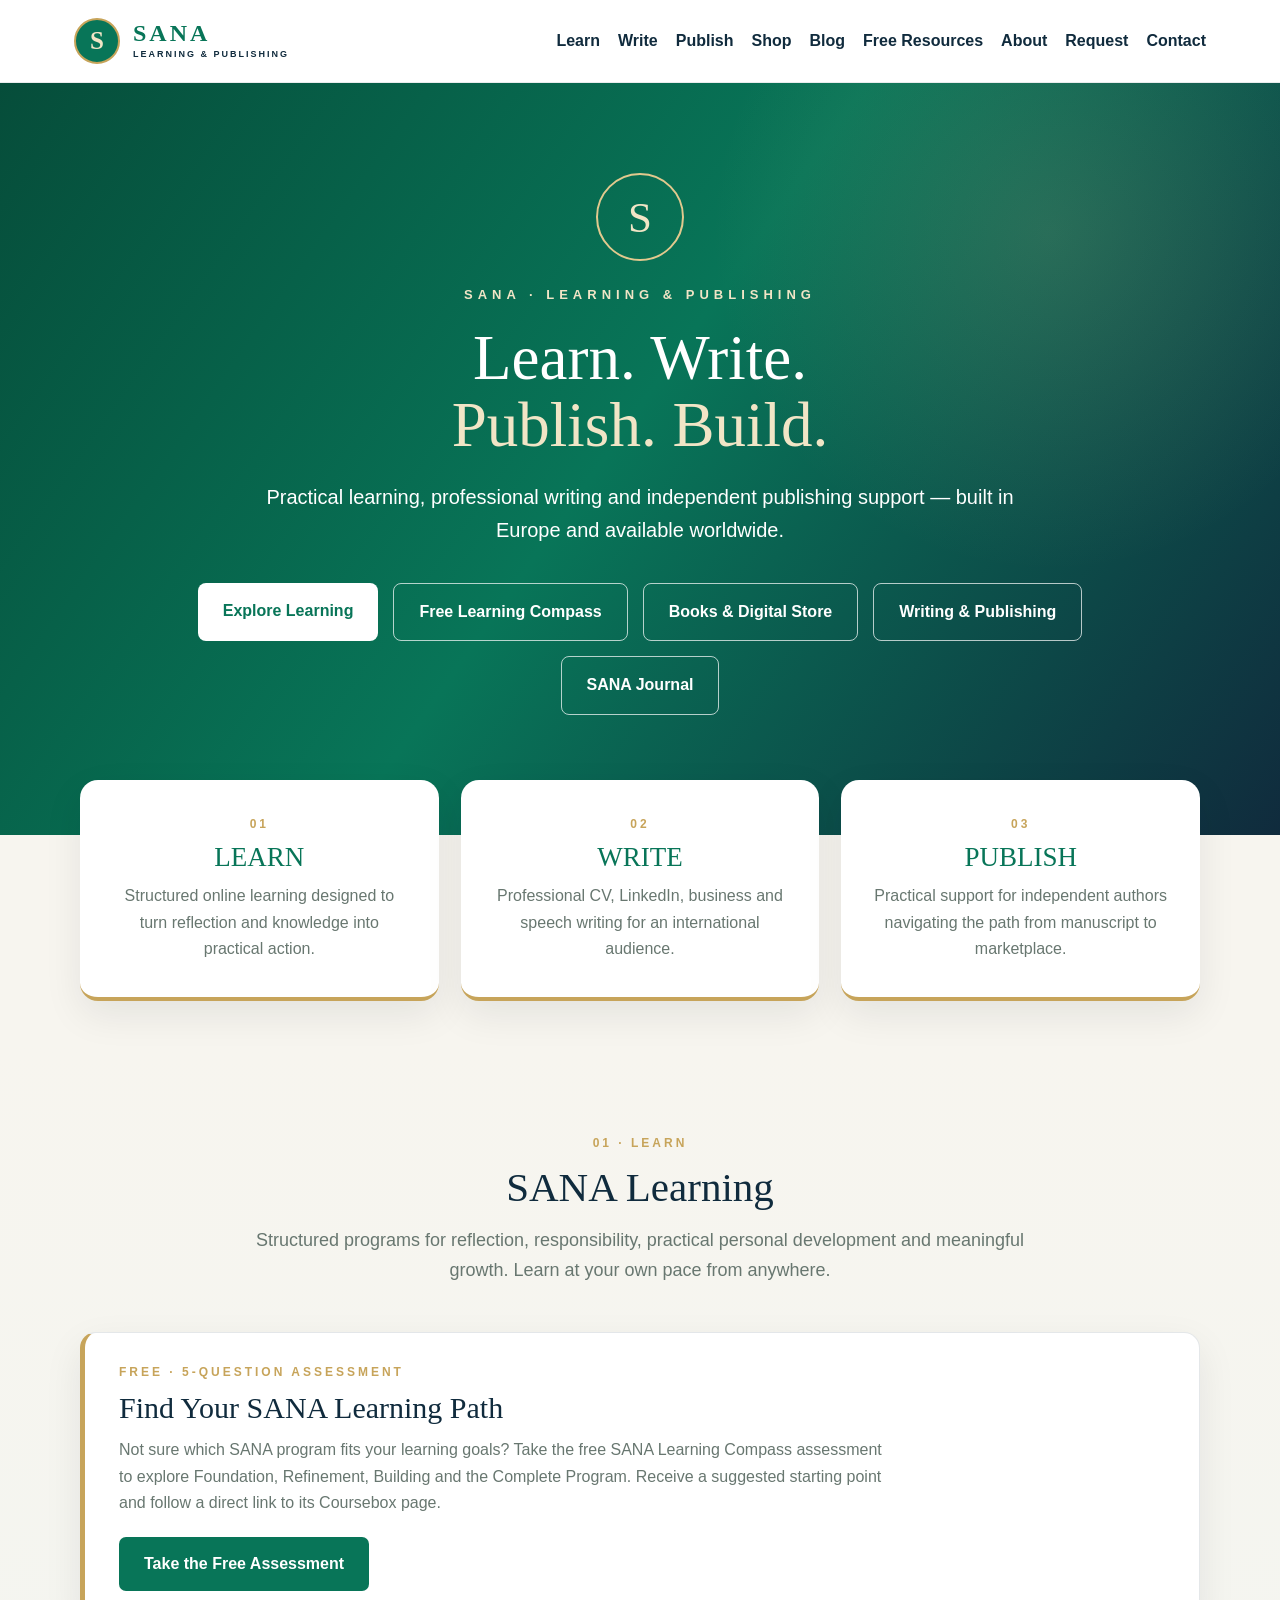
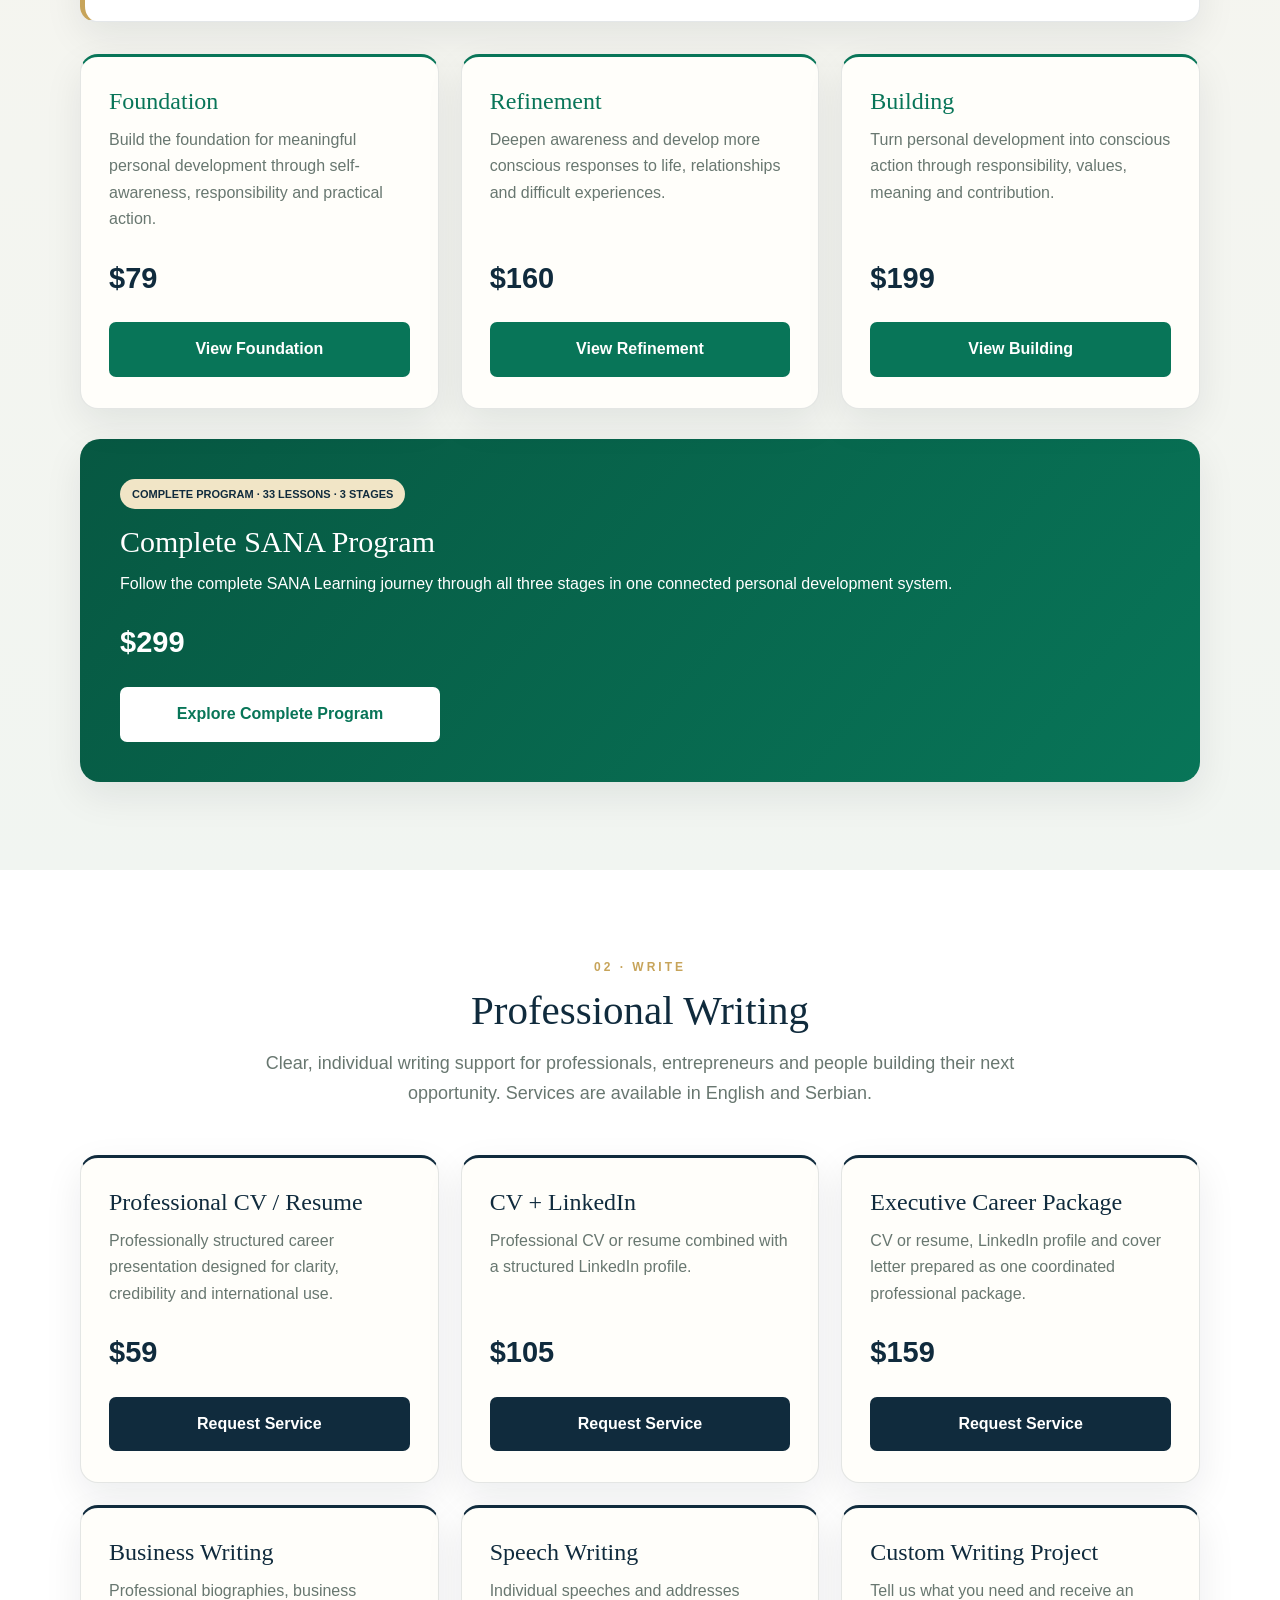
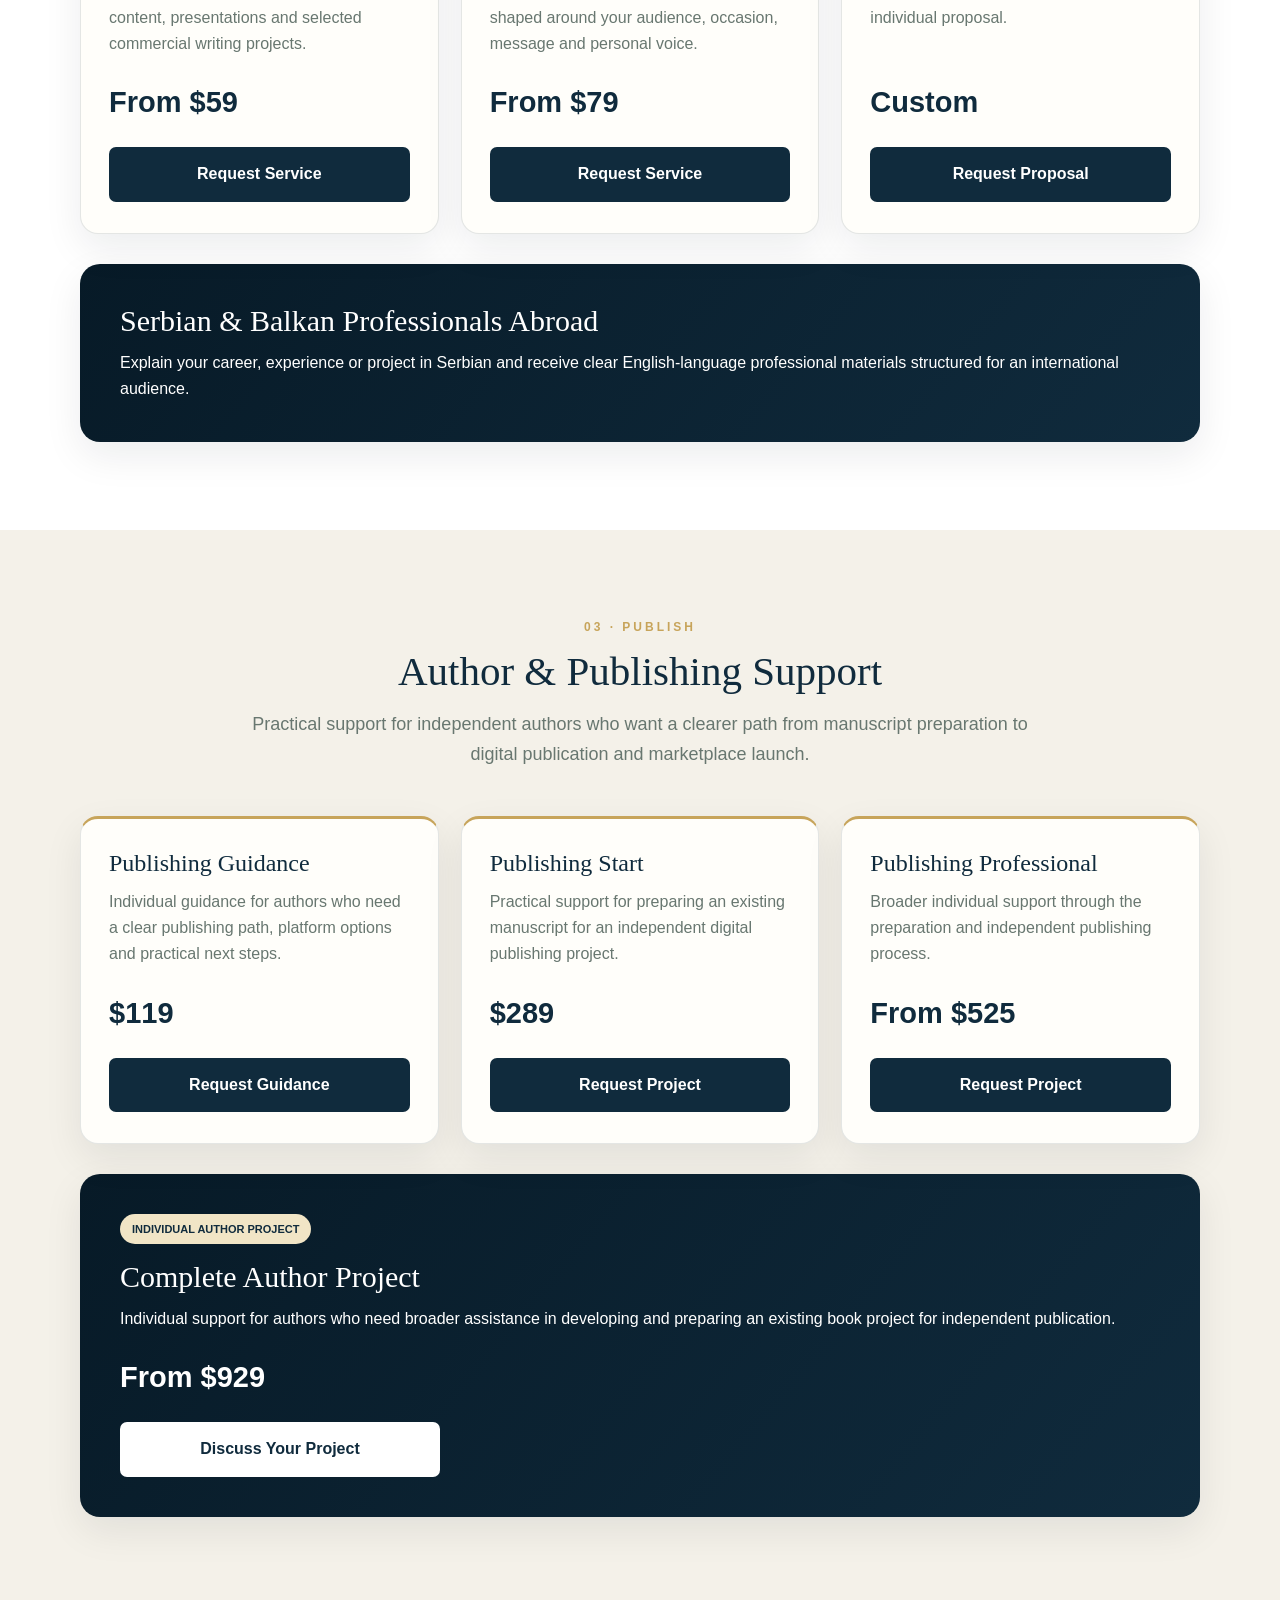
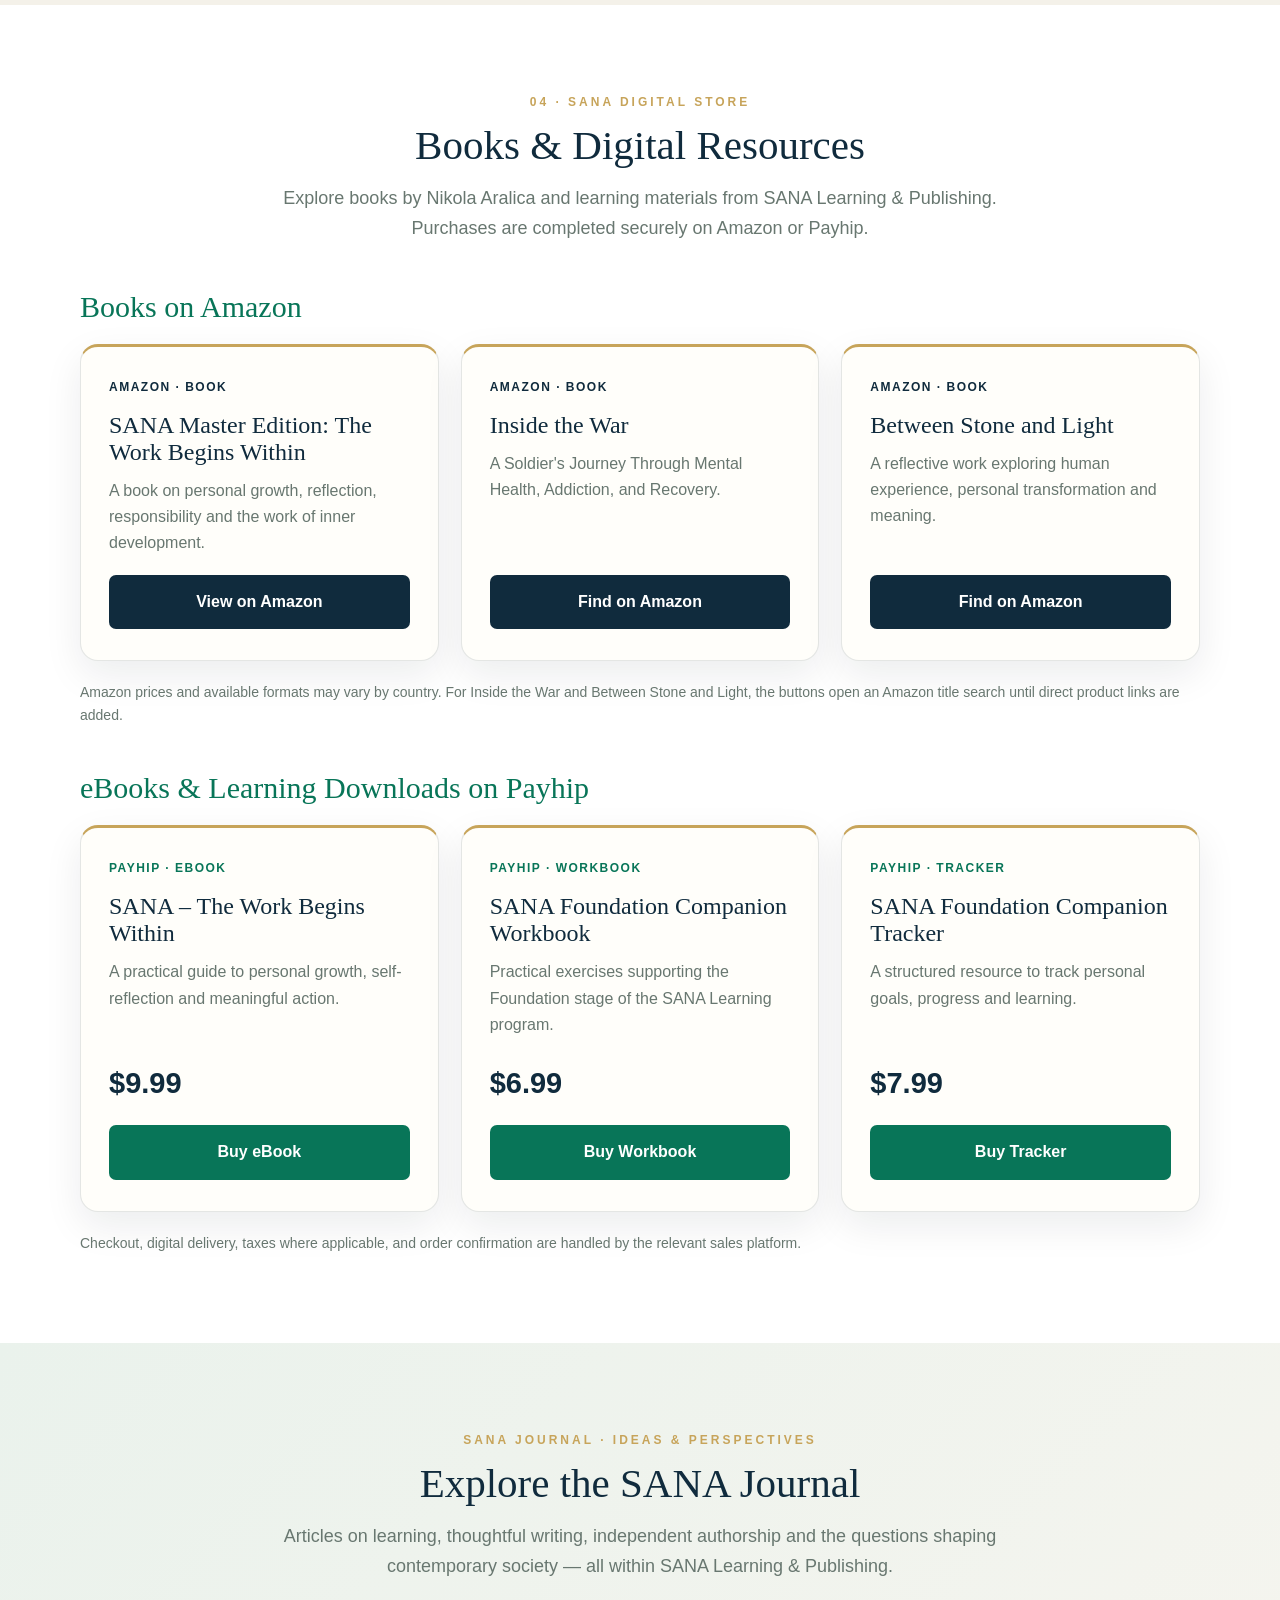
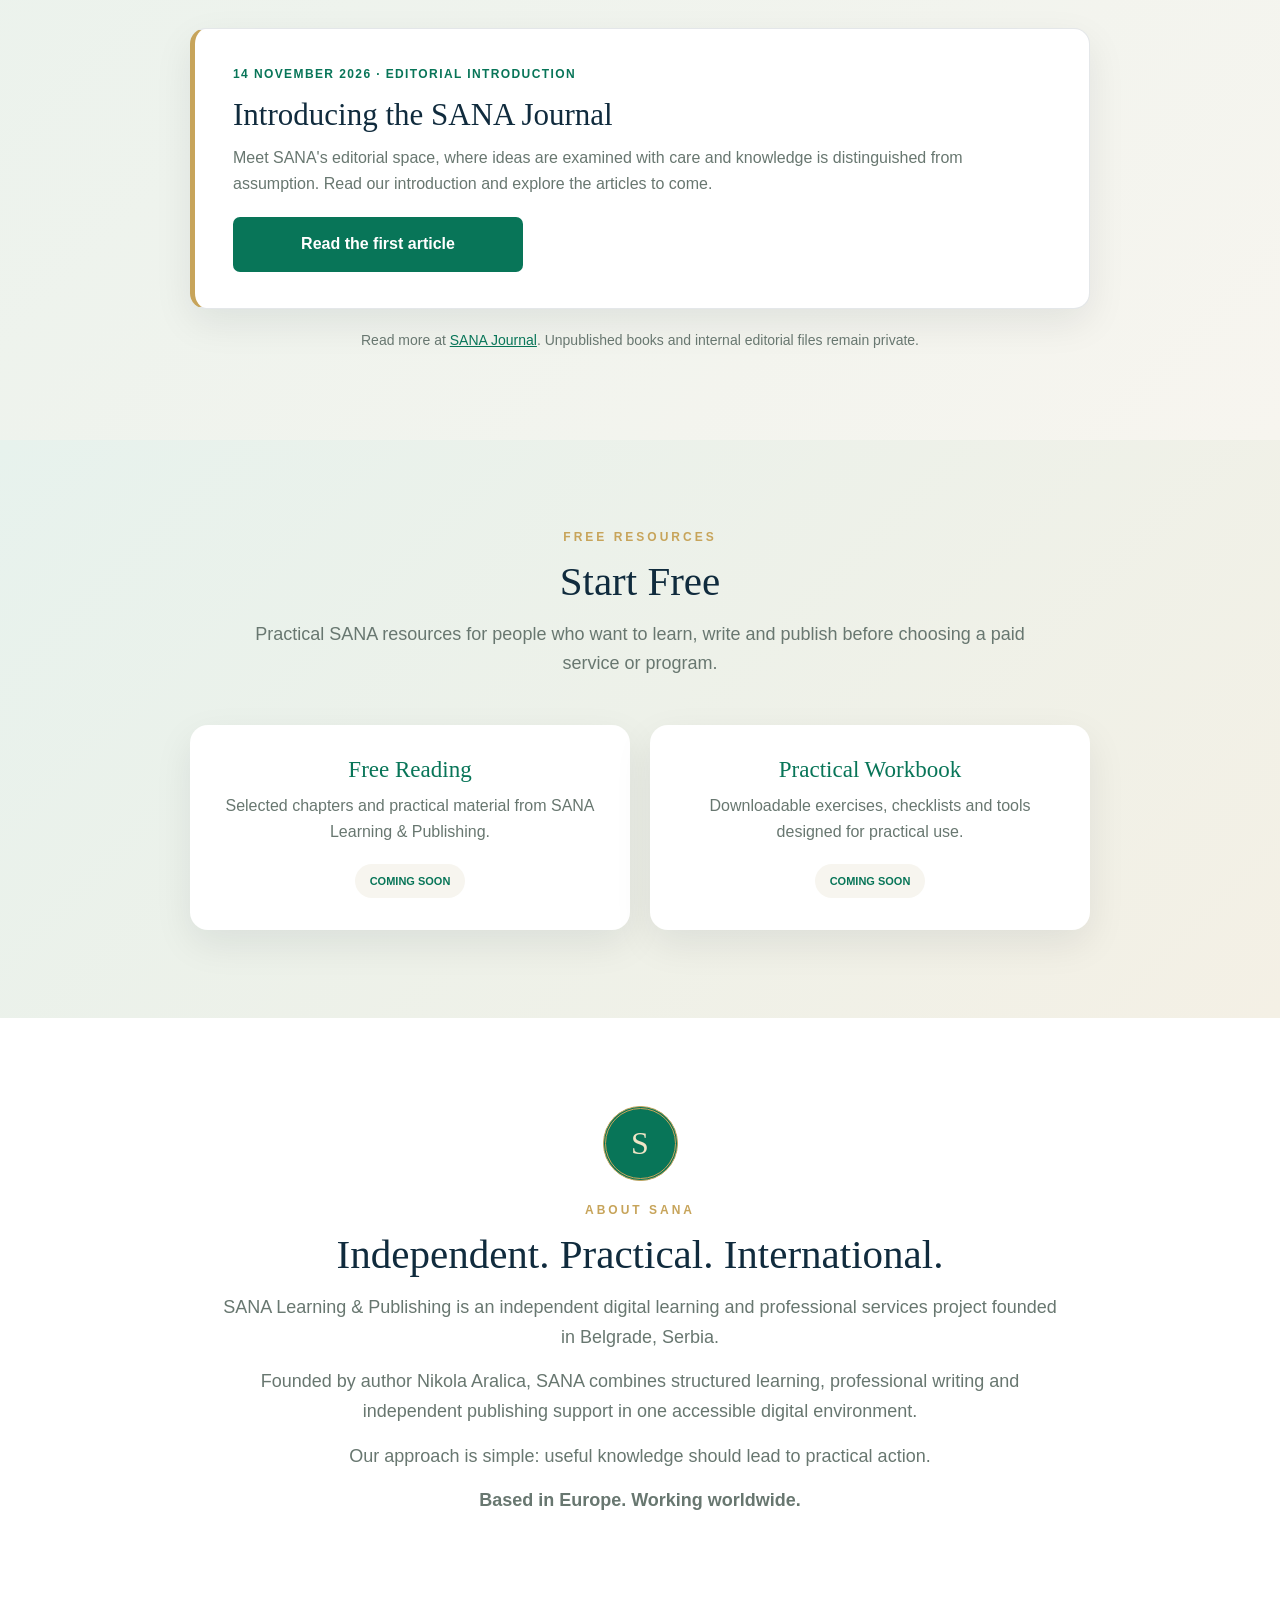
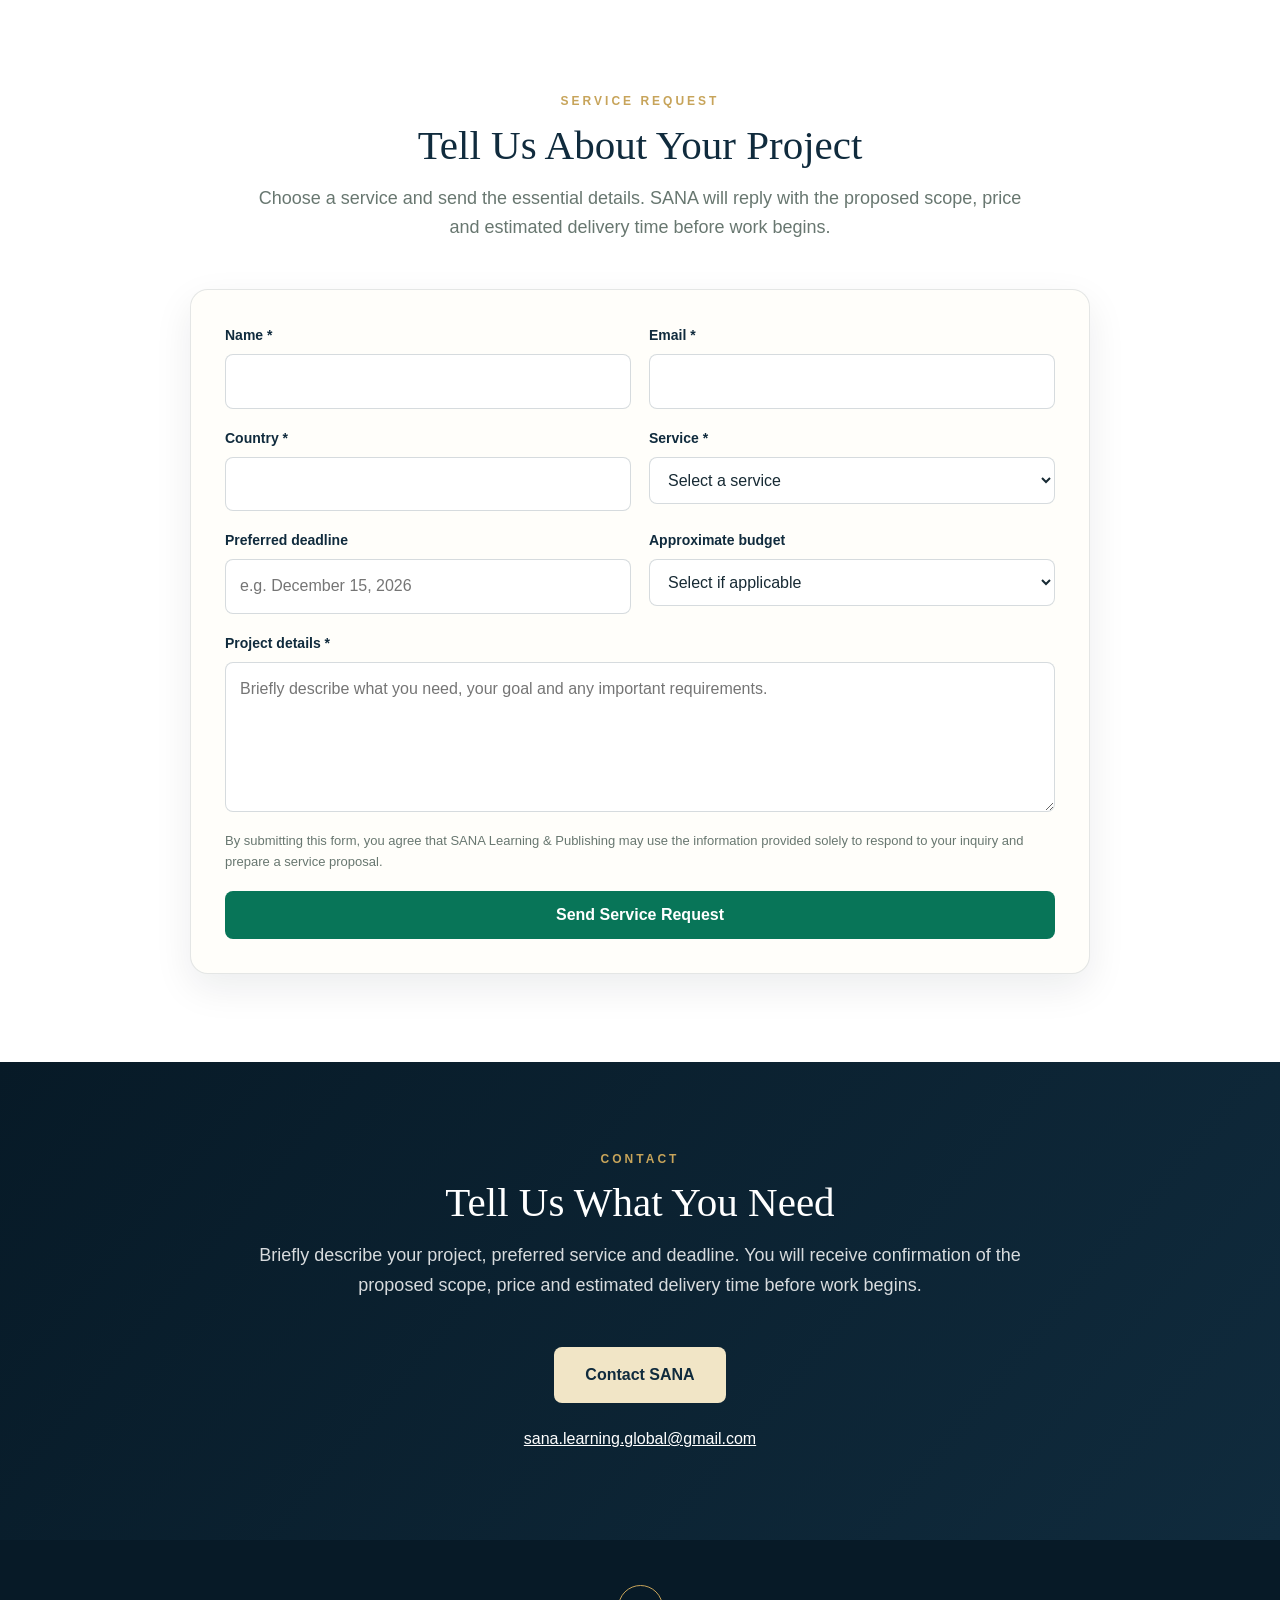
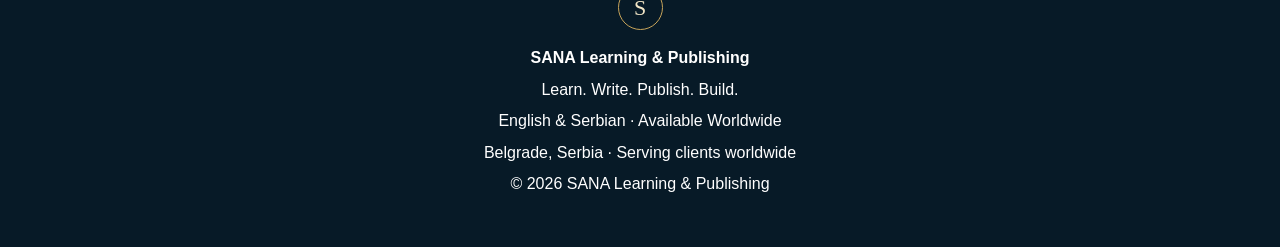
<file: index.html>
<!DOCTYPE html>
<html lang="en">
<head>
<meta charset="UTF-8">
<meta name="viewport" content="width=device-width, initial-scale=1">
<meta name="google-site-verification" content="qsSlHd2_O8_CR6WvcaH0A9WVYOO_JKh-8jodhuzFoCE">
<meta name="description" content="SANA Learning & Publishing: online courses, books, workbooks, professional writing and independent publishing services in English and Serbian.">
<meta name="robots" content="index, follow">
<title>SANA Learning &amp; Publishing | Courses, Books &amp; Professional Services</title>
<script async src="https://www.googletagmanager.com/gtag/js?id=G-RP7NKJG3YB"></script>
<script>
  window.dataLayer = window.dataLayer || [];
  function gtag(){ dataLayer.push(arguments); }
  gtag('js', new Date());
  gtag('config', 'G-RP7NKJG3YB');
</script>
<style>
:root{--g:#087558;--gd:#075842;--n:#102b3d;--nd:#071a27;--gold:#c7a45a;--gs:#f1e5c6;--cream:#f7f5ef;--muted:#687770;--shadow:0 14px 38px rgba(7,26,39,.08)}
*{box-sizing:border-box;margin:0;padding:0}
html{scroll-behavior:smooth}
body{font-family:Arial,sans-serif;background:var(--cream);color:#172a34;line-height:1.65}
section,header{scroll-margin-top:90px}
.container{width:min(1120px,calc(100% - 40px));margin:auto}
.site-nav{position:sticky;top:0;z-index:99;background:#fffffff7;border-bottom:1px solid #102b3d17}
.nav-inner{min-height:82px;max-width:1180px;margin:auto;padding:10px 24px;display:flex;align-items:center;justify-content:space-between;gap:14px}
.brand{display:flex;align-items:center;gap:13px;text-decoration:none;flex-shrink:0}
.mark{width:46px;height:46px;border-radius:50%;display:grid;place-items:center;background:var(--g);border:2px solid var(--gold);color:var(--gs);font:700 25px Georgia}
.brand b{display:block;color:var(--g);font:700 24px Georgia;letter-spacing:3px}
.brand small{display:block;color:var(--n);font-size:9px;font-weight:800;letter-spacing:2px}
.desktop{display:flex;align-items:center;gap:18px;flex-wrap:wrap;justify-content:flex-end}
.desktop a,.mobile a{color:var(--n);text-decoration:none;font-weight:700}
.desktop a:hover,.mobile a:hover{color:var(--g)}
.menu{display:none;border:0;background:none;font-size:29px;color:var(--n);cursor:pointer}
.mobile{display:none;padding:5px 20px 18px;background:white}
.mobile.open{display:block}
.mobile a{display:block;padding:14px 8px;border-bottom:1px solid #eee}
.hero{min-height:600px;display:flex;align-items:center;color:white;background:radial-gradient(circle at 82% 20%,#e2c98e24,transparent 28%),linear-gradient(125deg,#064d3a,#087558 48%,#102b3d)}
.hero-in{width:min(950px,calc(100% - 40px));margin:auto;text-align:center;padding:90px 0 120px}
.emblem{width:88px;height:88px;margin:0 auto 23px;border:2px solid #e2c98e;border-radius:50%;display:grid;place-items:center;color:var(--gs);font:43px Georgia}
.label{color:var(--gs);font-size:13px;font-weight:800;letter-spacing:5px;margin-bottom:20px}
.hero h1{font:500 63px/1.05 Georgia;margin-bottom:23px}
.hero h1 span{color:var(--gs)}
.hero p{max-width:780px;margin:auto;font-size:20px}
.actions{margin-top:36px;display:flex;justify-content:center;gap:15px;flex-wrap:wrap}
.hero-btn{padding:15px 25px;border-radius:8px;background:white;color:var(--g);text-decoration:none;font-weight:800}
.hero-btn.alt{background:transparent;color:white;border:1px solid #ffffffb3}
.paths{margin-top:-55px;position:relative;padding-bottom:45px}
.path-grid,.cards{display:grid;grid-template-columns:repeat(3,1fr);gap:22px}
.path{padding:35px 30px;background:white;border-radius:18px;box-shadow:var(--shadow);text-align:center;text-decoration:none;color:inherit;border-bottom:4px solid var(--gold)}
.num,.section-num{color:var(--gold);font-size:12px;font-weight:800;letter-spacing:3px}
.path h3{color:var(--g);font:27px Georgia;margin:8px 0 10px}
.path p,.card p,.intro,.about p,.free-card p{color:var(--muted)}
.section{padding:88px 0}
.white{background:white}
.section-num{text-align:center;margin-bottom:9px}
h2{text-align:center;color:var(--n);font:500 41px Georgia;margin-bottom:15px}
.intro{max-width:790px;margin:0 auto 46px;text-align:center;font-size:18px}
.card{padding:31px 28px;background:#fffefa;border:1px solid #102b3d1c;border-radius:18px;box-shadow:var(--shadow);display:flex;flex-direction:column}
.card h3{color:var(--g);font:24px Georgia;margin-bottom:12px}
.card p{flex-grow:1}
.price{margin-top:22px;color:var(--n);font-size:29px;font-weight:800}
.button{display:inline-block;width:100%;margin-top:20px;padding:14px 18px;border-radius:7px;background:var(--g);color:white;text-align:center;text-decoration:none;font-weight:800}
.button:hover{filter:brightness(.92)}
#learn{background:linear-gradient(#f7f5ef,#f1f5f1)}
#learn .card{border-top:3px solid var(--g)}
#write .card{border-top:3px solid var(--n)}
#write .card h3,#publish .card h3{color:var(--n)}
#write .button,#publish .button{background:var(--n)}
#publish{background:#f4f1e9}
#publish .card{border-top:3px solid var(--gold)}
.featured,.diaspora{margin-top:30px;padding:40px;border-radius:20px;color:white;background:linear-gradient(130deg,var(--gd),var(--g));box-shadow:var(--shadow)}
#publish .featured,.diaspora{background:linear-gradient(130deg,var(--nd),var(--n))}
.featured h3,.diaspora h3{font:30px Georgia;margin-bottom:12px}
.featured .price{color:white}
.featured .button{max-width:320px;background:white;color:var(--g)}
#publish .featured .button{background:white;color:var(--n)}
.badge{display:inline-block;margin-bottom:16px;padding:6px 12px;border-radius:30px;background:var(--gs);color:var(--n);font-size:11px;font-weight:800}
#shop{background:#fff}
#shop .card{border-top:3px solid var(--gold)}
#shop h3{color:var(--n)}
#shop .store-group{margin:44px 0 20px;color:var(--g);font:500 30px Georgia}
#shop .store-group:first-of-type{margin-top:0}
.store-tag{font-size:12px;font-weight:800;letter-spacing:1.5px;text-transform:uppercase;color:var(--g);margin-bottom:14px}
.store-note{color:var(--muted);font-size:14px;margin-top:20px}
.store-note a{color:var(--g)}
#shop .card .button{margin-top:auto}
#shop .card .price{margin-bottom:17px}
#shop .amazon-card .button{background:var(--n)}
#shop .amazon-card p{margin-bottom:18px}
#shop .amazon-card .store-tag{color:var(--n)}
.free{background:linear-gradient(135deg,#e7f2ed,#f4f0e5)}
.free-grid{display:grid;grid-template-columns:repeat(2,1fr);gap:20px;max-width:900px;margin:auto}
.free-card{padding:32px 27px;background:white;border-radius:18px;box-shadow:var(--shadow);text-align:center}
.free-card h3{color:var(--g);font:23px Georgia;margin-bottom:10px}
.coming{display:inline-block;margin-top:18px;padding:8px 15px;border-radius:30px;background:var(--cream);color:var(--g);font-size:11px;font-weight:800}
.about{max-width:850px;margin:auto;text-align:center}
.seal{width:75px;height:75px;margin:0 auto 20px;border-radius:50%;display:grid;place-items:center;background:var(--g);border:3px double var(--gold);color:var(--gs);font:32px Georgia}
.about p{margin-top:15px;font-size:18px}
.request-section{background:white}
.request-wrap{max-width:900px;margin:auto}
.request-form{display:grid;grid-template-columns:1fr 1fr;gap:18px;padding:34px;background:#fffefa;border:1px solid #102b3d1c;border-radius:18px;box-shadow:var(--shadow)}
.field{display:flex;flex-direction:column;gap:7px}
.field.full{grid-column:1/-1}
.field label{font-weight:800;color:var(--n);font-size:14px}
.field input,.field select,.field textarea{width:100%;padding:13px 14px;border:1px solid #102b3d2b;border-radius:8px;background:white;color:#172a34;font:inherit}
.field textarea{min-height:150px;resize:vertical}
.field input:focus,.field select:focus,.field textarea:focus{outline:2px solid #08755833;border-color:var(--g)}
.form-note{grid-column:1/-1;color:var(--muted);font-size:13px}
.submit-btn{grid-column:1/-1;border:0;padding:15px 22px;border-radius:8px;background:var(--g);color:white;font:800 16px Arial;cursor:pointer}
.submit-btn:hover{background:var(--gd)}
.hp{position:absolute;left:-9999px;opacity:0;pointer-events:none}
.contact{background:linear-gradient(130deg,var(--nd),var(--n));color:white;text-align:center}
.contact h2{color:white}
.contact .intro{color:#ffffffd6}
.contact-btn{display:inline-block;padding:15px 31px;border-radius:8px;background:var(--gs);color:var(--n);text-decoration:none;font-weight:800}
.email{margin-top:23px}
.email a{color:white}
footer{padding:45px 20px;background:var(--nd);color:white;text-align:center}
footer p{margin:5px}
.footer-mark{width:45px;height:45px;margin:0 auto 15px;border:1px solid var(--gold);border-radius:50%;display:grid;place-items:center;color:var(--gs);font:22px Georgia}
@media(max-width:1050px){.desktop{gap:12px;font-size:13px}}
@media(max-width:850px){.desktop{display:none}.menu{display:block}.hero{min-height:auto}.hero h1{font-size:48px}.path-grid,.cards,.free-grid{grid-template-columns:1fr}.paths{margin-top:-35px}}
@media(max-width:650px){.request-form{grid-template-columns:1fr;padding:25px 20px}.field.full,.form-note,.submit-btn{grid-column:1}.about h2{font-size:30px;line-height:1.2}}
@media(max-width:520px){.container{width:calc(100% - 32px)}.nav-inner{padding:9px 17px}.hero h1{font-size:40px}.hero p{font-size:18px}.actions{flex-direction:column}.hero-btn{width:100%}h2{font-size:32px}}

/* SANA Learning Compass — free course discovery */
.compass-panel{margin:0 0 32px;padding:30px 34px;background:#fff;border:1px solid #102b3d1c;border-left:5px solid var(--gold);border-radius:16px;box-shadow:var(--shadow)}
.compass-panel h3{font:500 30px Georgia;color:var(--n);margin:8px 0 12px}
.compass-panel p{color:var(--muted);max-width:780px}
.compass-panel .button{width:auto;max-width:100%;margin-top:20px;padding-left:25px;padding-right:25px}
@media(max-width:650px){.compass-panel{padding:25px 22px}.compass-panel h3{font-size:27px}.compass-panel .button{width:100%}}

/* SANA Journal homepage addition — existing sections unchanged */
#journal{background:linear-gradient(135deg,#eaf2ec,#f7f5ef)}
.journal-feature{max-width:900px;margin:0 auto;padding:36px 38px;background:#fff;border:1px solid #102b3d1c;border-left:5px solid var(--gold);border-radius:16px;box-shadow:var(--shadow)}
.journal-feature .journal-meta{font-size:12px;letter-spacing:1.4px;text-transform:uppercase;color:var(--g);font-weight:800}
.journal-feature h3{font:500 31px Georgia;color:var(--n);margin:12px 0}
.journal-feature p{color:var(--muted)}
.journal-feature .button{max-width:290px}
@media(max-width:650px){.journal-feature{padding:26px 22px}.journal-feature h3{font-size:27px}}
</style>
</head>
<body>
<nav class="site-nav">
  <div class="nav-inner">
    <a class="brand" href="#top"><span class="mark">S</span><span><b>SANA</b><small>LEARNING &amp; PUBLISHING</small></span></a>
    <div class="desktop">
      <a href="#learn">Learn</a><a href="#write">Write</a><a href="#publish">Publish</a>
      <a href="#shop">Shop</a><a href="blog/">Blog</a><a href="#free">Free Resources</a><a href="#about">About</a>
      <a href="#request">Request</a><a href="#contact">Contact</a>
    </div>
    <button class="menu" id="menuButton" aria-label="Toggle menu" aria-controls="mobileNav" aria-expanded="false">☰</button>
  </div>
  <div class="mobile" id="mobileNav">
    <a href="#learn">Learn</a><a href="#write">Write</a><a href="#publish">Publish</a>
    <a href="#shop">Shop</a><a href="blog/">Blog</a><a href="#free">Free Resources</a><a href="#about">About</a>
    <a href="#request">Request</a><a href="#contact">Contact</a>
  </div>
</nav>

<header class="hero" id="top">
  <div class="hero-in">
    <div class="emblem">S</div>
    <div class="label">SANA · LEARNING &amp; PUBLISHING</div>
    <h1>Learn. Write.<br><span>Publish. Build.</span></h1>
    <p>Practical learning, professional writing and independent publishing support — built in Europe and available worldwide.</p>
    <div class="actions">
      <a class="hero-btn" href="#learn">Explore Learning</a>
      <a class="hero-btn alt" href="https://sana-learning-compass.polsia.io" target="_blank" rel="noopener noreferrer" aria-label="Take the free SANA Learning Compass assessment (opens in a new tab)">Free Learning Compass</a>
      <a class="hero-btn alt" href="#shop">Books &amp; Digital Store</a>
      <a class="hero-btn alt" href="#write">Writing &amp; Publishing</a>
      <a class="hero-btn alt" href="blog/">SANA Journal</a>
    </div>
  </div>
</header>

<div class="paths"><div class="container path-grid">
  <a class="path" href="#learn"><div class="num">01</div><h3>LEARN</h3><p>Structured online learning designed to turn reflection and knowledge into practical action.</p></a>
  <a class="path" href="#write"><div class="num">02</div><h3>WRITE</h3><p>Professional CV, LinkedIn, business and speech writing for an international audience.</p></a>
  <a class="path" href="#publish"><div class="num">03</div><h3>PUBLISH</h3><p>Practical support for independent authors navigating the path from manuscript to marketplace.</p></a>
</div></div>

<section id="learn" class="section"><div class="container">
  <div class="section-num">01 · LEARN</div><h2>SANA Learning</h2>
  <p class="intro">Structured programs for reflection, responsibility, practical personal development and meaningful growth. Learn at your own pace from anywhere.</p>
  <aside class="compass-panel" id="compass" aria-label="Free SANA Learning Compass assessment">
    <div class="section-num" style="text-align:left">FREE · 5-QUESTION ASSESSMENT</div>
    <h3>Find Your SANA Learning Path</h3>
    <p>Not sure which SANA program fits your learning goals? Take the free SANA Learning Compass assessment to explore Foundation, Refinement, Building and the Complete Program. Receive a suggested starting point and follow a direct link to its Coursebox page.</p>
    <a class="button" href="https://sana-learning-compass.polsia.io" target="_blank" rel="noopener noreferrer" aria-label="Take the free SANA Learning Compass assessment (opens in a new tab)">Take the Free Assessment</a>
  </aside>
  <div class="cards">
    <article class="card"><h3>Foundation</h3><p>Build the foundation for meaningful personal development through self-awareness, responsibility and practical action.</p><div class="price">$79</div><a class="button" target="_blank" rel="noopener noreferrer" href="https://my.coursebox.ai/courses/01a0cf4c-6c16-7fcf-a48a-b961a62af8d2/about">View Foundation</a></article>
    <article class="card"><h3>Refinement</h3><p>Deepen awareness and develop more conscious responses to life, relationships and difficult experiences.</p><div class="price">$160</div><a class="button" target="_blank" rel="noopener noreferrer" href="https://my.coursebox.ai/courses/01a0d313-8629-76e3-9c8b-7a0878f97dbf/about">View Refinement</a></article>
    <article class="card"><h3>Building</h3><p>Turn personal development into conscious action through responsibility, values, meaning and contribution.</p><div class="price">$199</div><a class="button" target="_blank" rel="noopener noreferrer" href="https://my.coursebox.ai/courses/01a0d348-6807-7822-889a-6c331042f8b4/about">View Building</a></article>
  </div>
  <div class="featured"><span class="badge">COMPLETE PROGRAM · 33 LESSONS · 3 STAGES</span><h3>Complete SANA Program</h3><p>Follow the complete SANA Learning journey through all three stages in one connected personal development system.</p><div class="price">$299</div><a class="button" target="_blank" rel="noopener noreferrer" href="https://my.coursebox.ai/courses/01a0cdae-8902-7f41-a488-683ee2006ee8/about">Explore Complete Program</a></div>
</div></section>

<section id="write" class="section white"><div class="container">
  <div class="section-num">02 · WRITE</div><h2>Professional Writing</h2>
  <p class="intro">Clear, individual writing support for professionals, entrepreneurs and people building their next opportunity. Services are available in English and Serbian.</p>
  <div class="cards">
    <article class="card"><h3>Professional CV / Resume</h3><p>Professionally structured career presentation designed for clarity, credibility and international use.</p><div class="price">$59</div><a class="button service-request" data-service="Professional CV / Resume — $59" href="#request">Request Service</a></article>
    <article class="card"><h3>CV + LinkedIn</h3><p>Professional CV or resume combined with a structured LinkedIn profile.</p><div class="price">$105</div><a class="button service-request" data-service="CV + LinkedIn — $105" href="#request">Request Service</a></article>
    <article class="card"><h3>Executive Career Package</h3><p>CV or resume, LinkedIn profile and cover letter prepared as one coordinated professional package.</p><div class="price">$159</div><a class="button service-request" data-service="Executive Career Package — $159" href="#request">Request Service</a></article>
    <article class="card"><h3>Business Writing</h3><p>Professional biographies, business content, presentations and selected commercial writing projects.</p><div class="price">From $59</div><a class="button service-request" data-service="Business Writing — from $59" href="#request">Request Service</a></article>
    <article class="card"><h3>Speech Writing</h3><p>Individual speeches and addresses shaped around your audience, occasion, message and personal voice.</p><div class="price">From $79</div><a class="button service-request" data-service="Speech Writing — from $79" href="#request">Request Service</a></article>
    <article class="card"><h3>Custom Writing Project</h3><p>Tell us what you need and receive an individual proposal.</p><div class="price">Custom</div><a class="button service-request" data-service="Custom Writing Project" href="#request">Request Proposal</a></article>
  </div>
  <div class="diaspora"><h3>Serbian &amp; Balkan Professionals Abroad</h3><p>Explain your career, experience or project in Serbian and receive clear English-language professional materials structured for an international audience.</p></div>
</div></section>

<section id="publish" class="section"><div class="container">
  <div class="section-num">03 · PUBLISH</div><h2>Author &amp; Publishing Support</h2>
  <p class="intro">Practical support for independent authors who want a clearer path from manuscript preparation to digital publication and marketplace launch.</p>
  <div class="cards">
    <article class="card"><h3>Publishing Guidance</h3><p>Individual guidance for authors who need a clear publishing path, platform options and practical next steps.</p><div class="price">$119</div><a class="button service-request" data-service="Publishing Guidance — $119" href="#request">Request Guidance</a></article>
    <article class="card"><h3>Publishing Start</h3><p>Practical support for preparing an existing manuscript for an independent digital publishing project.</p><div class="price">$289</div><a class="button service-request" data-service="Publishing Start — $289" href="#request">Request Project</a></article>
    <article class="card"><h3>Publishing Professional</h3><p>Broader individual support through the preparation and independent publishing process.</p><div class="price">From $525</div><a class="button service-request" data-service="Publishing Professional — from $525" href="#request">Request Project</a></article>
  </div>
  <div class="featured"><span class="badge">INDIVIDUAL AUTHOR PROJECT</span><h3>Complete Author Project</h3><p>Individual support for authors who need broader assistance in developing and preparing an existing book project for independent publication.</p><div class="price">From $929</div><a class="button service-request" data-service="Complete Author Project — from $929" href="#request">Discuss Your Project</a></div>
</div></section>

<section id="shop" class="section white"><div class="container">
  <div class="section-num">04 · SANA DIGITAL STORE</div>
  <h2>Books &amp; Digital Resources</h2>
  <p class="intro">Explore books by Nikola Aralica and learning materials from SANA Learning &amp; Publishing. Purchases are completed securely on Amazon or Payhip.</p>

  <h3 class="store-group">Books on Amazon</h3>
  <div class="cards">
    <article class="card amazon-card">
      <div class="store-tag">Amazon · Book</div>
      <h3>SANA Master Edition: The Work Begins Within</h3>
      <p>A book on personal growth, reflection, responsibility and the work of inner development.</p>
      <a class="button" target="_blank" rel="noopener noreferrer" href="https://www.amazon.com/dp/B0HQXXY4G5">View on Amazon</a>
    </article>
    <article class="card amazon-card">
      <div class="store-tag">Amazon · Book</div>
      <h3>Inside the War</h3>
      <p>A Soldier's Journey Through Mental Health, Addiction, and Recovery.</p>
      <a class="button" target="_blank" rel="noopener noreferrer" href="https://www.amazon.com/s?k=Inside+the+War+Nikola+Aralica&i=stripbooks">Find on Amazon</a>
    </article>
    <article class="card amazon-card">
      <div class="store-tag">Amazon · Book</div>
      <h3>Between Stone and Light</h3>
      <p>A reflective work exploring human experience, personal transformation and meaning.</p>
      <a class="button" target="_blank" rel="noopener noreferrer" href="https://www.amazon.com/s?k=Between+Stone+and+Light+Nikola+Aralica&i=stripbooks">Find on Amazon</a>
    </article>
  </div>
  <p class="store-note">Amazon prices and available formats may vary by country. For Inside the War and Between Stone and Light, the buttons open an Amazon title search until direct product links are added.</p>

  <h3 class="store-group">eBooks &amp; Learning Downloads on Payhip</h3>
  <div class="cards">
    <article class="card">
      <div class="store-tag">Payhip · eBook</div>
      <h3>SANA – The Work Begins Within</h3>
      <p>A practical guide to personal growth, self-reflection and meaningful action.</p>
      <div class="price">$9.99</div>
      <a class="button" target="_blank" rel="noopener noreferrer" href="https://payhip.com/b/o5ZS1">Buy eBook</a>
    </article>
    <article class="card">
      <div class="store-tag">Payhip · Workbook</div>
      <h3>SANA Foundation Companion Workbook</h3>
      <p>Practical exercises supporting the Foundation stage of the SANA Learning program.</p>
      <div class="price">$6.99</div>
      <a class="button" target="_blank" rel="noopener noreferrer" href="https://payhip.com/b/8dwWy">Buy Workbook</a>
    </article>
    <article class="card">
      <div class="store-tag">Payhip · Tracker</div>
      <h3>SANA Foundation Companion Tracker</h3>
      <p>A structured resource to track personal goals, progress and learning.</p>
      <div class="price">$7.99</div>
      <a class="button" target="_blank" rel="noopener noreferrer" href="https://payhip.com/b/0uXx6">Buy Tracker</a>
    </article>
  </div>
  <p class="store-note">Checkout, digital delivery, taxes where applicable, and order confirmation are handled by the relevant sales platform.</p>
</div></section>


<section id="journal" class="section"><div class="container">
  <div class="section-num">SANA JOURNAL · IDEAS &amp; PERSPECTIVES</div>
  <h2>Explore the SANA Journal</h2>
  <p class="intro">Articles on learning, thoughtful writing, independent authorship and the questions shaping contemporary society — all within SANA Learning &amp; Publishing.</p>
  <article class="journal-feature">
    <div class="journal-meta">14 November 2026 · Editorial introduction</div>
    <h3>Introducing the SANA Journal</h3>
    <p>Meet SANA's editorial space, where ideas are examined with care and knowledge is distinguished from assumption. Read our introduction and explore the articles to come.</p>
    <a class="button" href="blog/introducing-the-sana-journal.html">Read the first article</a>
  </article>
  <p class="store-note" style="text-align:center">Read more at <a href="blog/">SANA Journal</a>. Unpublished books and internal editorial files remain private.</p>
</div></section>

<section id="free" class="section free"><div class="container">
  <div class="section-num">FREE RESOURCES</div><h2>Start Free</h2>
  <p class="intro">Practical SANA resources for people who want to learn, write and publish before choosing a paid service or program.</p>
  <div class="free-grid">
    <div class="free-card"><h3>Free Reading</h3><p>Selected chapters and practical material from SANA Learning &amp; Publishing.</p><span class="coming">COMING SOON</span></div>
    <div class="free-card"><h3>Practical Workbook</h3><p>Downloadable exercises, checklists and tools designed for practical use.</p><span class="coming">COMING SOON</span></div>
  </div>
</div></section>

<section id="about" class="section white"><div class="container about">
  <div class="seal">S</div><div class="section-num">ABOUT SANA</div>
  <h2>Independent. Practical. International.</h2>
  <p>SANA Learning &amp; Publishing is an independent digital learning and professional services project founded in Belgrade, Serbia.</p>
  <p>Founded by author Nikola Aralica, SANA combines structured learning, professional writing and independent publishing support in one accessible digital environment.</p>
  <p>Our approach is simple: useful knowledge should lead to practical action.</p>
  <p><strong>Based in Europe. Working worldwide.</strong></p>
</div></section>

<section id="request" class="section request-section"><div class="container request-wrap">
  <div class="section-num">SERVICE REQUEST</div><h2>Tell Us About Your Project</h2>
  <p class="intro">Choose a service and send the essential details. SANA will reply with the proposed scope, price and estimated delivery time before work begins.</p>
  <form class="request-form" action="https://formsubmit.co/sana.learning.global@gmail.com" method="POST">
    <input type="hidden" name="_subject" value="New SANA Service Request">
    <input type="hidden" name="_template" value="table">
    <input type="hidden" name="_captcha" value="true">
    <div class="hp" aria-hidden="true"><label>Leave this field empty <input type="text" name="_honey" tabindex="-1" autocomplete="off"></label></div>
    <div class="field"><label for="name">Name *</label><input id="name" name="Name" type="text" autocomplete="name" required></div>
    <div class="field"><label for="email">Email *</label><input id="email" name="Email" type="email" autocomplete="email" required></div>
    <div class="field"><label for="country">Country *</label><input id="country" name="Country" type="text" autocomplete="country-name" required></div>
    <div class="field"><label for="service">Service *</label>
      <select id="service" name="Service" required>
        <option value="">Select a service</option>
        <option>Professional CV / Resume — $59</option>
        <option>CV + LinkedIn — $105</option>
        <option>Executive Career Package — $159</option>
        <option>Business Writing — from $59</option>
        <option>Speech Writing — from $79</option>
        <option>Custom Writing Project</option>
        <option>Publishing Guidance — $119</option>
        <option>Publishing Start — $289</option>
        <option>Publishing Professional — from $525</option>
        <option>Complete Author Project — from $929</option>
      </select>
    </div>
    <div class="field"><label for="deadline">Preferred deadline</label><input id="deadline" name="Preferred deadline" type="text" placeholder="e.g. December 15, 2026"></div>
    <div class="field"><label for="budget">Approximate budget</label>
      <select id="budget" name="Approximate budget"><option value="">Select if applicable</option><option>Under $100</option><option>$100–$299</option><option>$300–$599</option><option>$600–$999</option><option>$1,000+</option><option>Not sure yet</option></select>
    </div>
    <div class="field full"><label for="details">Project details *</label><textarea id="details" name="Project details" required placeholder="Briefly describe what you need, your goal and any important requirements."></textarea></div>
    <p class="form-note">By submitting this form, you agree that SANA Learning &amp; Publishing may use the information provided solely to respond to your inquiry and prepare a service proposal.</p>
    <button class="submit-btn" type="submit">Send Service Request</button>
  </form>
</div></section>

<section id="contact" class="section contact"><div class="container">
  <div class="section-num">CONTACT</div><h2>Tell Us What You Need</h2>
  <p class="intro">Briefly describe your project, preferred service and deadline. You will receive confirmation of the proposed scope, price and estimated delivery time before work begins.</p>
  <a class="contact-btn" href="mailto:sana.learning.global@gmail.com?subject=SANA%20Service%20Request">Contact SANA</a>
  <div class="email"><a href="mailto:sana.learning.global@gmail.com">sana.learning.global@gmail.com</a></div>
</div></section>

<footer>
  <div class="footer-mark">S</div>
  <p><strong>SANA Learning &amp; Publishing</strong></p>
  <p>Learn. Write. Publish. Build.</p>
  <p>English &amp; Serbian · Available Worldwide</p>
  <p>Belgrade, Serbia · Serving clients worldwide</p>
  <p>© 2026 SANA Learning &amp; Publishing</p>
</footer>
<script>
document.addEventListener('DOMContentLoaded', function () {
  document.querySelectorAll('.service-request').forEach(function (link) {
    link.addEventListener('click', function () {
      var select = document.getElementById('service');
      if (select) select.value = link.dataset.service || '';
      setTimeout(function () {
        var name = document.getElementById('name');
        if (name) name.focus({ preventScroll: true });
      }, 450);
    });
  });
  var button = document.getElementById('menuButton');
  var nav = document.getElementById('mobileNav');
  if (button && nav) {
    button.addEventListener('click', function () {
      var open = nav.classList.toggle('open');
      button.setAttribute('aria-expanded', String(open));
      button.textContent = open ? '✕' : '☰';
    });
    nav.querySelectorAll('a').forEach(function (link) {
      link.addEventListener('click', function () {
        nav.classList.remove('open');
        button.setAttribute('aria-expanded', 'false');
        button.textContent = '☰';
      });
    });
  }
});
</script>
</body>
</html>
</file>
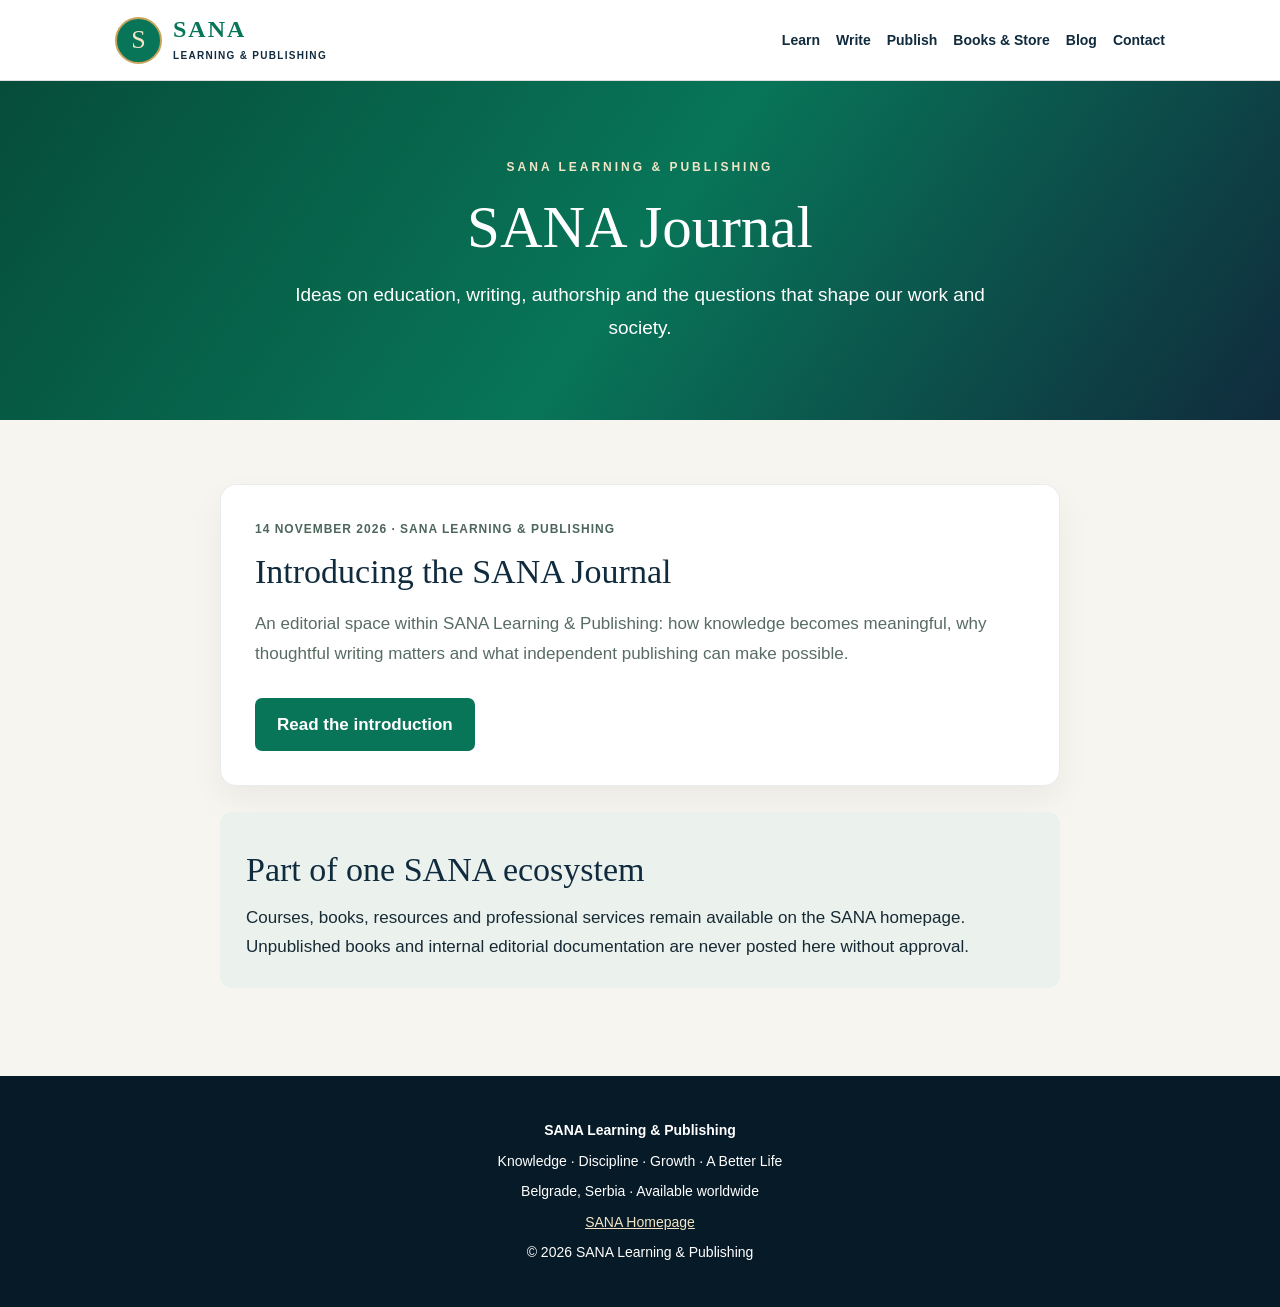
<file: blog/index.html>
<!DOCTYPE html>
<html lang="en"><head><meta charset="utf-8"><meta name="viewport" content="width=device-width,initial-scale=1"><meta name="robots" content="index,follow"><meta name="description" content="SANA Journal: original essays about learning, writing, publishing and questions shaping modern life."><title>SANA Journal | SANA Learning &amp; Publishing</title><link rel="stylesheet" href="style.css"></head><body><header><div class="container"><a class="brand" href="../index.html" aria-label="SANA home"><span class="s">S</span><span><strong>SANA</strong><small>LEARNING &amp; PUBLISHING</small></span></a><nav aria-label="Main navigation"><a href="../index.html#learn">Learn</a><a href="../index.html#write">Write</a><a href="../index.html#publish">Publish</a><a href="../index.html#shop">Books &amp; Store</a><a href="./" aria-current="page">Blog</a><a href="../index.html#contact">Contact</a></nav></div></header><section class="hero"><div class="container"><div class="eyebrow">SANA LEARNING &amp; PUBLISHING</div><h1>SANA Journal</h1><p>Ideas on education, writing, authorship and the questions that shape our work and society.</p></div></section><main class="main"><div class="container post-list"><article class="panel"><div class="meta"><time datetime="2026-11-14">14 November 2026</time> · SANA Learning &amp; Publishing</div><h2>Introducing the SANA Journal</h2><p>An editorial space within SANA Learning &amp; Publishing: how knowledge becomes meaningful, why thoughtful writing matters and what independent publishing can make possible.</p><a class="btn" href="introducing-the-sana-journal.html">Read the introduction</a></article><div class="secondary"><h2>Part of one SANA ecosystem</h2><p>Courses, books, resources and professional services remain available on the SANA homepage. Unpublished books and internal editorial documentation are never posted here without approval.</p></div></div></main><footer><p><strong>SANA Learning &amp; Publishing</strong></p><p>Knowledge · Discipline · Growth · A Better Life</p><p>Belgrade, Serbia · Available worldwide</p><p><a href="../index.html">SANA Homepage</a></p><p>© 2026 SANA Learning &amp; Publishing</p></footer></body></html>
</file>
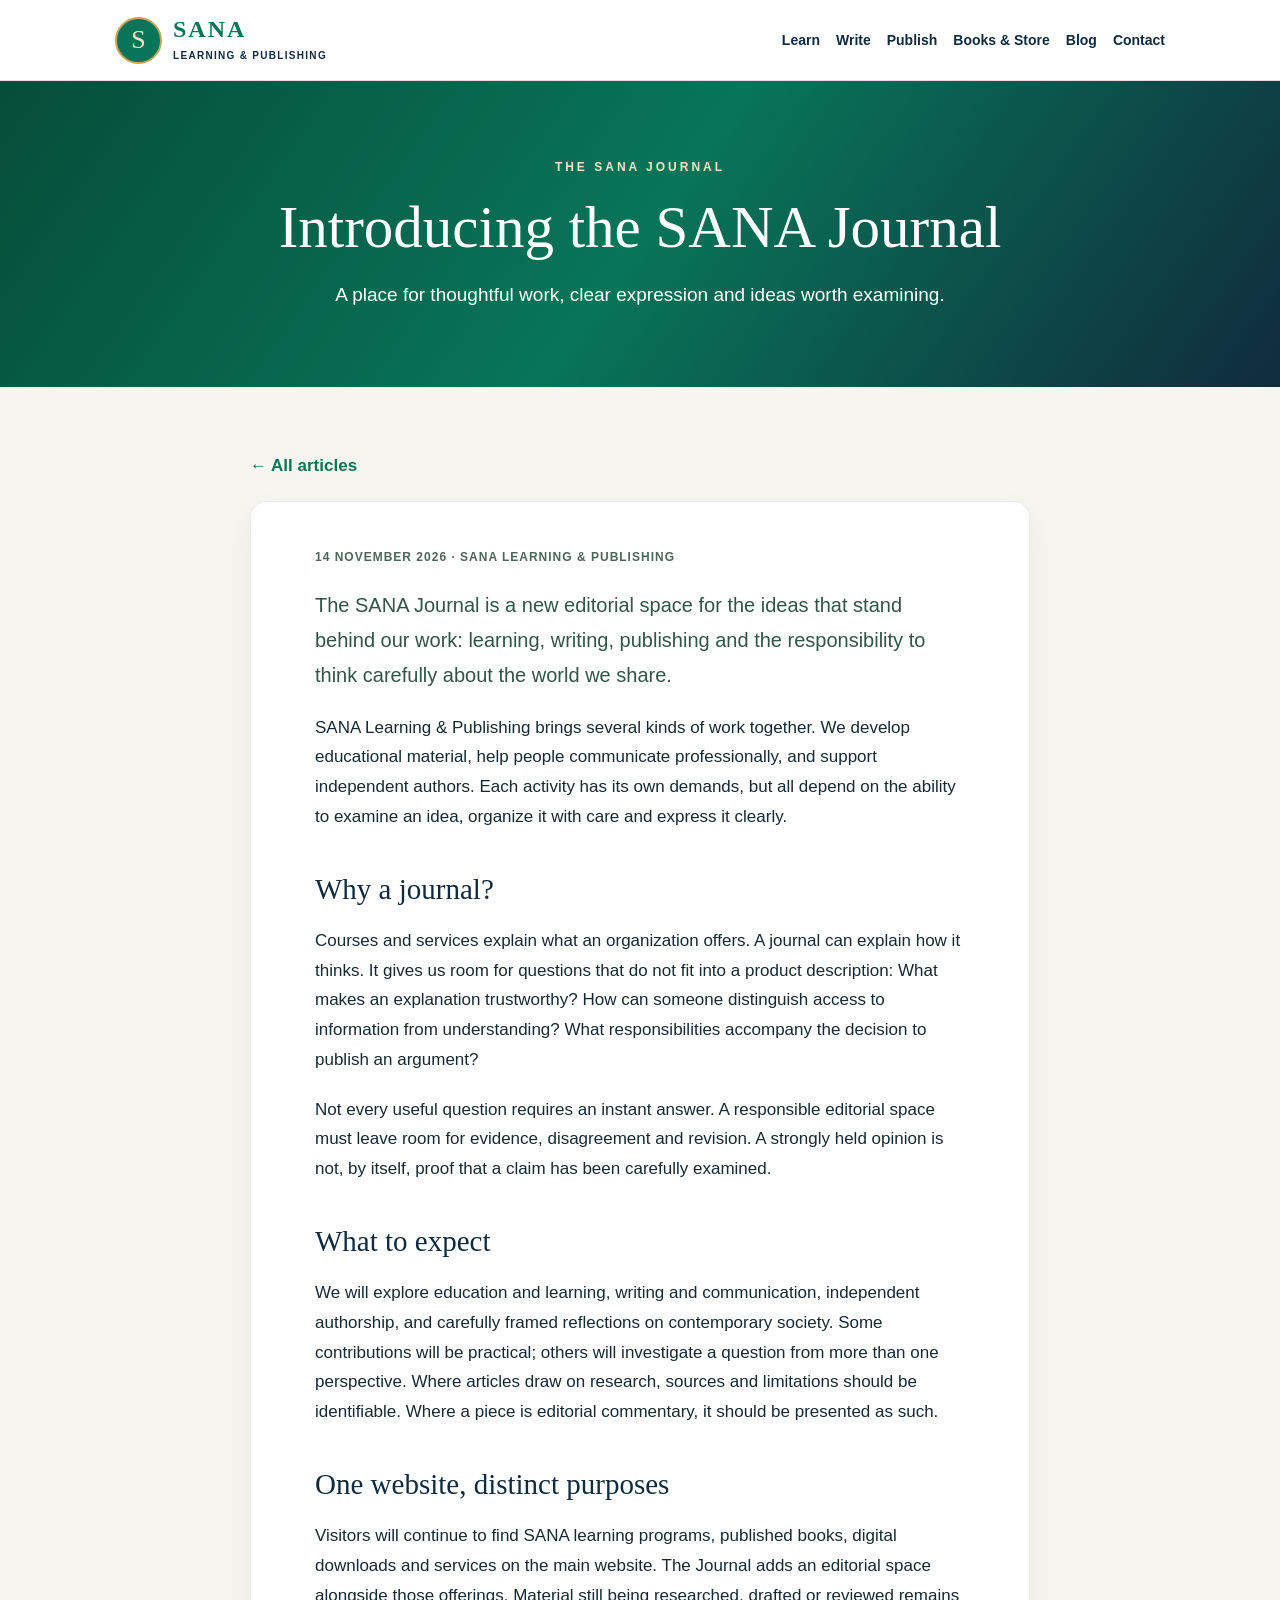
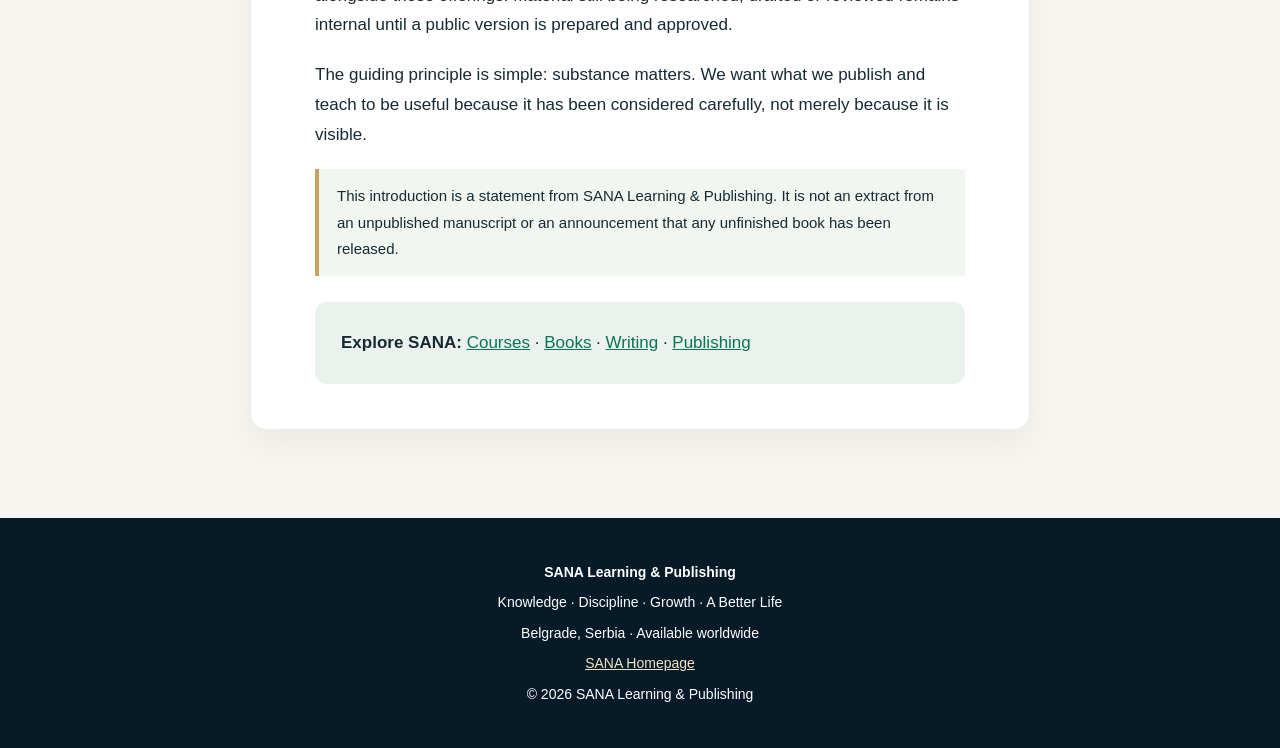
<file: blog/introducing-the-sana-journal.html>
<!DOCTYPE html>
<html lang="en"><head><meta charset="utf-8"><meta name="viewport" content="width=device-width,initial-scale=1"><meta name="robots" content="index,follow"><meta name="description" content="An introduction to SANA Journal and our approach to learning, thoughtful writing, authorship and publishing."><title>Introducing the SANA Journal | SANA Learning &amp; Publishing</title><link rel="stylesheet" href="style.css"></head><body><header><div class="container"><a class="brand" href="../index.html" aria-label="SANA home"><span class="s">S</span><span><strong>SANA</strong><small>LEARNING &amp; PUBLISHING</small></span></a><nav aria-label="Main navigation"><a href="../index.html#learn">Learn</a><a href="../index.html#write">Write</a><a href="../index.html#publish">Publish</a><a href="../index.html#shop">Books &amp; Store</a><a href="./" aria-current="page">Blog</a><a href="../index.html#contact">Contact</a></nav></div></header><section class="hero"><div class="container"><div class="eyebrow">THE SANA JOURNAL</div><h1>Introducing the SANA Journal</h1><p>A place for thoughtful work, clear expression and ideas worth examining.</p></div></section><main class="main"><div class="container"><a class="back" href="./">← All articles</a><article class="article"><div class="meta"><time datetime="2026-11-14">14 November 2026</time> · SANA Learning &amp; Publishing</div><p class="lead">The SANA Journal is a new editorial space for the ideas that stand behind our work: learning, writing, publishing and the responsibility to think carefully about the world we share.</p><p>SANA Learning &amp; Publishing brings several kinds of work together. We develop educational material, help people communicate professionally, and support independent authors. Each activity has its own demands, but all depend on the ability to examine an idea, organize it with care and express it clearly.</p><h2>Why a journal?</h2><p>Courses and services explain what an organization offers. A journal can explain how it thinks. It gives us room for questions that do not fit into a product description: What makes an explanation trustworthy? How can someone distinguish access to information from understanding? What responsibilities accompany the decision to publish an argument?</p><p>Not every useful question requires an instant answer. A responsible editorial space must leave room for evidence, disagreement and revision. A strongly held opinion is not, by itself, proof that a claim has been carefully examined.</p><h2>What to expect</h2><p>We will explore education and learning, writing and communication, independent authorship, and carefully framed reflections on contemporary society. Some contributions will be practical; others will investigate a question from more than one perspective. Where articles draw on research, sources and limitations should be identifiable. Where a piece is editorial commentary, it should be presented as such.</p><h2>One website, distinct purposes</h2><p>Visitors will continue to find SANA learning programs, published books, digital downloads and services on the main website. The Journal adds an editorial space alongside those offerings. Material still being researched, drafted or reviewed remains internal until a public version is prepared and approved.</p><p>The guiding principle is simple: substance matters. We want what we publish and teach to be useful because it has been considered carefully, not merely because it is visible.</p><p class="note">This introduction is a statement from SANA Learning &amp; Publishing. It is not an extract from an unpublished manuscript or an announcement that any unfinished book has been released.</p><div class="secondary"><strong>Explore SANA:</strong> <a href="../index.html#learn">Courses</a> · <a href="../index.html#shop">Books</a> · <a href="../index.html#write">Writing</a> · <a href="../index.html#publish">Publishing</a></div></article></div></main><footer><p><strong>SANA Learning &amp; Publishing</strong></p><p>Knowledge · Discipline · Growth · A Better Life</p><p>Belgrade, Serbia · Available worldwide</p><p><a href="../index.html">SANA Homepage</a></p><p>© 2026 SANA Learning &amp; Publishing</p></footer></body></html>
</file>
<file: blog/style.css>
:root{--green:#087558;--dark:#102b3d;--navy:#071a27;--gold:#c7a45a;--cream:#f7f5ef}
*{box-sizing:border-box}html{scroll-behavior:smooth}body{margin:0;background:var(--cream);color:#172a34;font:17px/1.75 Arial,sans-serif}a{color:var(--green)}.container{width:min(1050px,calc(100% - 36px));margin:auto}
header{background:#fff;border-bottom:1px solid #dedede}header .container{display:flex;align-items:center;justify-content:space-between;min-height:80px;gap:20px;flex-wrap:wrap;padding:10px 0}.brand{display:flex;align-items:center;gap:11px;text-decoration:none;color:var(--green)}.brand .s{display:grid;place-items:center;width:47px;height:47px;background:var(--green);border:2px solid var(--gold);border-radius:50%;font:26px Georgia;color:#f1e5c6}.brand strong{font:700 24px Georgia;letter-spacing:2px}.brand small{display:block;font-size:10px;font-weight:bold;letter-spacing:1.3px;color:var(--dark)}nav{display:flex;flex-wrap:wrap;gap:16px}nav a{text-decoration:none;color:var(--dark);font-size:14px;font-weight:700}
.hero{padding:76px 0;background:linear-gradient(125deg,#064d3a,var(--green),var(--dark));text-align:center;color:white}.eyebrow{text-transform:uppercase;letter-spacing:3px;font-size:12px;font-weight:bold;color:#f1e5c6}h1,h2{font-family:Georgia,serif;font-weight:500;line-height:1.18}h1{font-size:clamp(38px,6vw,59px);margin:15px 0}.hero p{max-width:720px;margin:0 auto;font-size:19px}.main{padding:64px 0 88px}.post-list{max-width:840px;margin:auto}.panel,.article{background:white;border:1px solid #102b3d17;border-radius:16px;box-shadow:0 14px 34px #071a270d}.panel{padding:34px}.panel p,.muted{color:#586c63}h2{color:var(--dark);font-size:34px;margin:12px 0}.meta{color:#4d665b;font-size:12px;font-weight:700;letter-spacing:1px;text-transform:uppercase}.btn{display:inline-block;padding:12px 22px;background:var(--green);color:#fff;text-decoration:none;font-weight:700;border-radius:7px;margin-top:12px}.secondary{margin-top:26px;background:#ebf1ed;padding:26px;border-radius:12px}.secondary p{margin:0}.article{max-width:780px;margin:auto;padding:45px clamp(22px,5vw,65px)}.article .lead{font-size:20px;color:#345448}.article p{margin:20px 0}.article h2{font-size:29px;margin-top:40px}.back{display:block;max-width:780px;margin:0 auto 20px;font-weight:700;text-decoration:none}.note{border-left:4px solid var(--gold);background:#f1f6f0;padding:14px 18px;font-size:15px}footer{padding:36px 20px;background:var(--navy);color:#fff;text-align:center;font-size:14px}footer a{color:#f1e5c6}footer p{margin:6px}
@media(max-width:680px){header .container{justify-content:center}nav{justify-content:center;gap:10px 16px}.hero{padding:58px 0}.main{padding:36px 0}.panel{padding:22px}.article{padding:27px 21px}h2{font-size:29px}}
</file>
